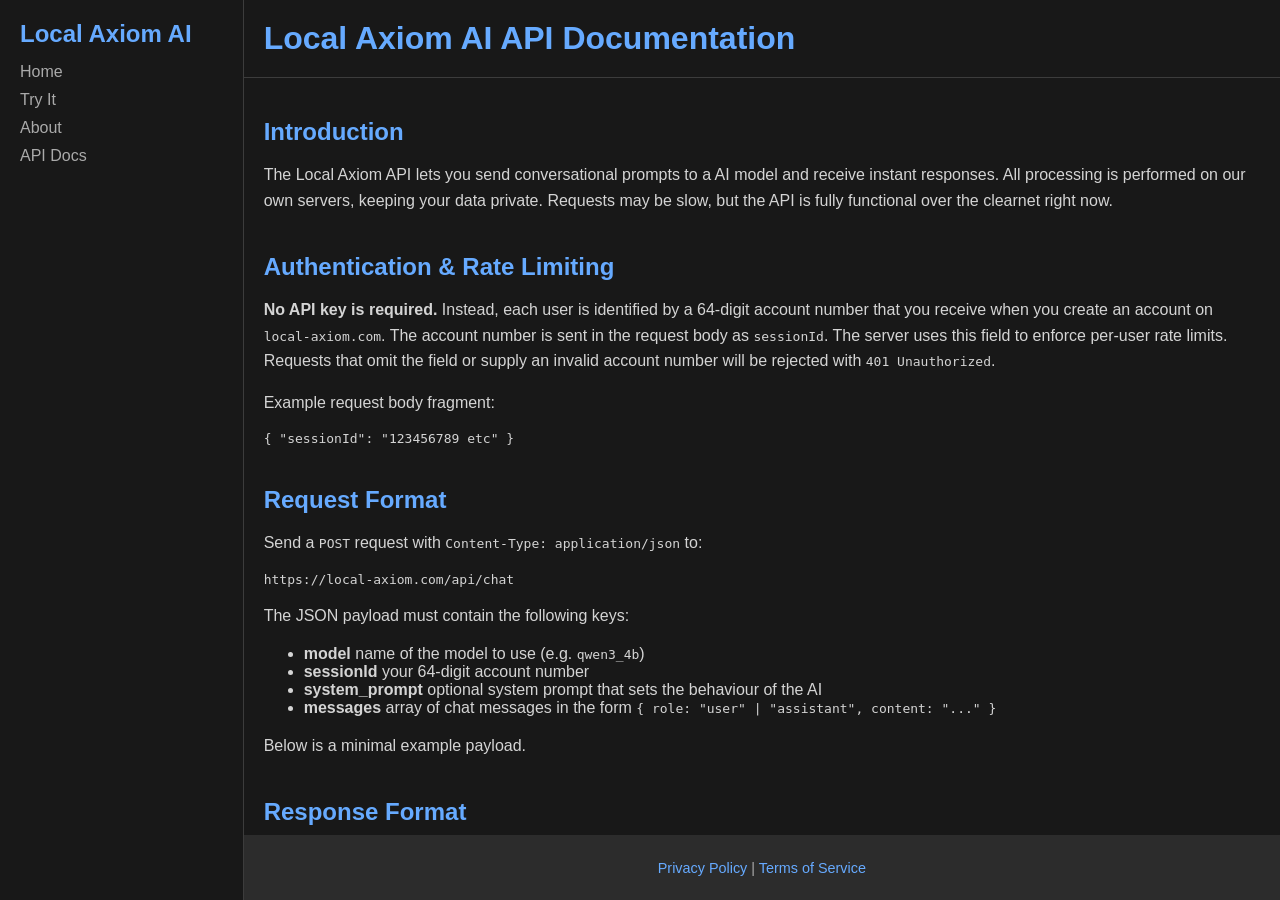
<file: public/api.html>
<!DOCTYPE html>
<html lang="en">
<head>
<meta charset="utf-8"/>
<title>Local Axiom AI API Documentation</title>
<style>
/* ----------------------------- */
/* 1. Base Styles – all plain ASCII, no external fonts           */
/* ----------------------------- */
body{margin:0;font-family:Arial,Helvetica,sans-serif;background:#181818;color:#d4d4d4;}
.app-container{display:flex;height:100vh;}
.sidebar{width:220px;background:#181818;padding:20px;border-right:1px solid #3c3c3c;}
.sidebar h2{margin:0 0 15px;color:#66aaff;}
.sidebar a{display:block;margin:10px 0;color:#aaa;text-decoration:none;}
.sidebar a:hover{color:#fff;}
.container{flex:1;display:flex;flex-direction:column;}
.header{padding:20px;background:#181818;border-bottom:1px solid #3c3c3c;}
.header h1{margin:0;color:#66aaff;}
.main-content{flex:1;padding:20px;overflow-y:auto;}
.section{margin-bottom:40px;}
.section h2{color:#66aaff;margin-bottom:10px;}
.section p{line-height:1.6;}
.features{display:flex;gap:20px;flex-wrap:wrap;}
.card{
  background:#252525;border-radius:8px;padding:20px;text-align:center;
  transition:transform .15s ease,box-shadow .15s ease;display:flex;
  flex-direction:column;justify-content:flex-start;align-items:center;
  color:#d4d4d4;min-height:250px; /* keeps cards the same height */
}
.card:hover{transform:translateY(-4px);box-shadow:0 4px 12px rgba(0,0,0,.4);}
.card a{color:#66aaff;text-decoration:none;font-weight:600;margin-top:12px;}
.card a:hover{color:#fff;}
.icon{font-size:48px;margin-bottom:12px;}  /* plain text icon below */
.copy-btn{
  background:#007acc;color:#fff;border:none;padding:6px 12px;margin-top:8px;
  border-radius:4px;cursor:pointer;font-size:.9em;
}
.copy-btn:focus{outline:2px solid #fff;}
.code-block{
  background:#272727;padding:12px 16px;border-radius:6px;overflow:auto;
  font-family:monospace;font-size:.92em;color:#f1f1f1;position:relative;
}
.code-block button{
  position:absolute;top:8px;left:16px;background:#007acc;color:#fff;
  border:none;padding:4px 8px;font-size:.8em;border-radius:4px;cursor:pointer;
}
.code-block button:focus{outline:2px solid #fff;}
.footer{padding:10px 15px;font-size:.9em;color:#aaa;background:#2c2c2c;
  display:flex;justify-content:center;align-items:center;}
.footer a{color:#66aaff;text-decoration:none;}
.footer a:hover{text-decoration:underline;}
@media(max-width:768px){ .features{flex-direction:column;} }
</style>
</head>
<body>
<div class="app-container">
  <!-- Sidebar -->
  <div class="sidebar">
    <h2>Local Axiom AI</h2>
    <a href="/">Home</a>
    <a href="/try">Try It</a>
    <a href="/q_a">About</a>
    <a href="/api/docs">API Docs</a>
  </div>
  <!-- Main content -->
  <div class="container">
    <div class="header"><h1>Local Axiom AI API Documentation</h1></div>
    <div class="main-content">
      <!-- ----------------------------- -->
      <!-- Introduction -->
      <!-- ----------------------------- -->
      <div class="section">
        <h2>Introduction</h2>
        <p>
          The Local Axiom API lets you send conversational prompts to a AI model and receive instant responses.  
          All processing is performed on our own servers, keeping your data private.  Requests may be slow, but the
          API is fully functional over the clearnet right now.
        </p>
      </div>
      <!-- ----------------------------- -->
      <!-- Authentication & Rate Limiting -->
      <!-- ----------------------------- -->
      <div class="section">
        <h2>Authentication & Rate Limiting</h2>
        <p>
          <strong>No API key is required.</strong>  Instead, each user is identified by a 64-digit account number that you receive when you create an account on
          <code>local-axiom.com</code>.  The account number is sent in the request body as <code>sessionId</code>.
          The server uses this field to enforce per-user rate limits.  Requests that omit the field or supply an invalid
          account number will be rejected with <code>401 Unauthorized</code>.
        </p>
        <p>
          Example request body fragment:
          <pre>{ "sessionId": "123456789 etc" }</pre>
        </p>
      </div>
      <!-- ----------------------------- -->
      <!-- Request Format -->
      <!-- ----------------------------- -->
      <div class="section">
        <h2>Request Format</h2>
        <p>
          Send a <code>POST</code> request with <code>Content-Type: application/json</code> to:
        </p>
        <pre>https://local-axiom.com/api/chat</pre>
        <p>
          The JSON payload must contain the following keys:
        </p>
        <ul>
          <li><strong>model</strong> name of the model to use (e.g. <code>qwen3_4b</code>)</li>
          <li><strong>sessionId</strong> your 64-digit account number</li>
          <li><strong>system_prompt</strong> optional system prompt that sets the behaviour of the AI</li>
          <li><strong>messages</strong> array of chat messages in the form
            <code>{ role: "user" | "assistant", content: "..." }</code>
          </li>
        </ul>
        <p>Below is a minimal example payload.</p>
      </div>
      <!-- ----------------------------- -->
      <!-- Response Format -->
      <!-- ----------------------------- -->
      <div class="section">
        <h2>Response Format</h2>
        <p>
          The API returns JSON with a single field <code>message</code>
          containing the assistant's reply.  If the reply is a JSON object,
          the raw string is returned and you should parse it yourself.
        </p>
      </div>
      <!-- ----------------------------- -->
      <!-- Examples -->
      <!-- ----------------------------- -->
      <div class="section">
        <h2>Examples</h2>
        <p>
          Below are two complete examples: a simple <code>curl</code>
          request and a Python agent that interacts with the API in
          an automated workflow.
        </p>
        <!-- ----- Curl Example ----- -->
        <h3>Curl Example</h3>
        <div class="code-block">
          <button class="copy-btn" aria-label="Copy code to clipboard">Copy</button>
          <pre id="curl-example">
curl -X POST https://local-axiom.com/api/chat \\
  -H "Content-Type: application/json" \\
  -d '{
  "model": "qwen3_4b",
  "sessionId": "",
  "system_prompt": "You are a helpful programming assistant",
  "messages": [
    {
      "role": "user",
      "content": "Write a Python web server"
    }
  ]
}'
</pre>
        </div>
        <!-- ----- Python Agent Example ----- -->
        <h3>Python Agent Example</h3>
        <div class="code-block">
          <button class="copy-btn" aria-label="Copy code to clipboard">Copy</button>
          <pre id="python-agent">
import requests, json, re, urllib3, os, time
# --------------------------------------------
# Configuration
# --------------------------------------------
urllib3.disable_warnings(urllib3.exceptions.InsecureRequestWarning)
API_URL = "https://local-axiom.com/api/chat"
MODEL   = "qwen3_4b"
# --------------------------------------------
# 64-digit account number
# --------------------------------------------
ACCOUNT_NUMBER = ""
# --------------------------------------------
# System Prompts
# --------------------------------------------
DEV_PROMPT = """
You are a Developer Agent. Your goal is to write code and create files to complete a task.
Respond ONLY with a JSON object:
{"action": "create_file", "path": "file.py", "content": "..."}
{"action": "complete", "message": "finished"}
If you receive 'CRITIC FEEDBACK', use it to fix your code.
"""
CRITIC_PROMPT = """
You are a Senior Code Reviewer.
Review the code provided by the developer.
1. If the code is perfect and meets all requirements, respond ONLY with: {"status": "PASS"}
2. If there are errors, bugs, or missing features, respond with: {"status": "FAIL", "feedback": "Detailed explanation of what to fix"}
"""
def extract_json(text):
    try:
        match = re.search(r'(\{.*\})', text, re.DOTALL)
        return json.loads(match.group(1)) if match else None
    except:
        return None
def call_axiom(system_prompt, messages, session_id=None):
    payload = {
        "model": MODEL,
        "system_prompt": system_prompt,
        "messages": messages,
        "sessionId": ACCOUNT_NUMBER,
    }
    try:
        response = requests.post(API_URL, json=payload, verify=False, timeout=60)
        response.raise_for_status()
        return response.json().get("message", ""), None
    except Exception as e:
        return f"Error: {e}", None
def run_task(task_description):
    dev_messages = [{"role": "user", "content": f"Task: {task_description}"}]
    session_id = None
    print(f"\n?? Starting: {task_description}")
    for step in range(5):  # limit to 5 iterations
        raw_res, session_id = call_axiom(DEV_PROMPT, dev_messages, session_id)
        data = extract_json(raw_res)
        if not data:
            dev_messages.append({"role": "user", "content": "Please only output JSON."})
            continue
        if data.get("action") == "create_file":
            path, content = data.get("path"), data.get("content")
            with open(path, "w") as f:
                f.write(content)
            print(f"???  Dev: Created {path}")
            # Critic review
            print(f"?? Critic: Reviewing {path}...")
            critic_input = [{"role": "user",
                             "content": f"Task was: {task_description}\nCode written:\n{content}"}]
            critic_res, _= call_axiom(CRITIC_PROMPT, critic_input, session_id)
            review = extract_json(critic_res)
            if review and review.get("status") == "PASS":
                print("? Critic: Code looks good! Task Complete.")
                return
            elif review and review.get("status") == "FAIL":
                feedback = review.get("feedback")
                print(f"? Critic Feedback: {feedback}")
                dev_messages.append({"role": "assistant", "content": raw_res})
                dev_messages.append({"role": "user",
                                     "content": f"CRITIC FEEDBACK: {feedback}. Please fix the code and recreate the file."})
            else:
                print("?? Critic gave invalid response, assuming pass.")
                return
        elif data.get("action") == "complete":
            print(f"? Dev marked task as complete.")
            break
if __name__ == "__main__":
    task = input("Enter task: ")
    if task:
        run_task(task)
          </pre>
        </div>
      </div>
      <!-- ----------------------------- -->
      <!-- FAQ -->
      <!-- ----------------------------- -->
      <div class="section">
        <h2>FAQ</h2>
        <h3>What models are available?</h3>
        <p>
          The API exposes all available models: <code>gpt_oss_20b</code> <code>gemma3_27b</code> <code>gemma3_1b</code> <code>qwen3_30b_a3b</code> <code>qwen3_coder_30b</code> <code>llama3_1_8b</code> <code>chan_AI_Uncensored</code> <code>chan_AI_Censored</code>.
        </p>
        <h3>Do I need an API key?</h3>
        <p>
          No.  The account number is all you need, the API is rate-limited per account.
        </p>
        <h3>How do I obtain an account number?</h3>
        <p>
          Sign up on <a href="https://local-axiom.com/create-account">local-axiom.com/create-account</a> and you'll receive a 64-digit string.  Keep it safe; it's the sole credential for the API.
        </p>
      </div>
    </div>
    <!-- Footer -->
    <div class="footer">
      <p><a href="/privacy">Privacy Policy</a> | <a href="/tos">Terms of Service</a></p>
    </div>
  </div>
</div>
<script>
/* ----------------------------- */
/* Copy-to-clipboard for code blocks */
/* ----------------------------- */
document.querySelectorAll('.copy-btn').forEach(btn => {
  btn.addEventListener('click', async () => {
    const code = btn.nextElementSibling.textContent.trim();
    try {
      await navigator.clipboard.writeText(code);
      const original = btn.textContent;
      btn.textContent = 'Copied!';
      setTimeout(() => btn.textContent = original, 1500);
    } catch (err) {
      btn.textContent = 'Copy Failed';
      setTimeout(() => btn.textContent = 'Copy', 1500);
    }
  });
});
</script>
</body>
</html>
</file>
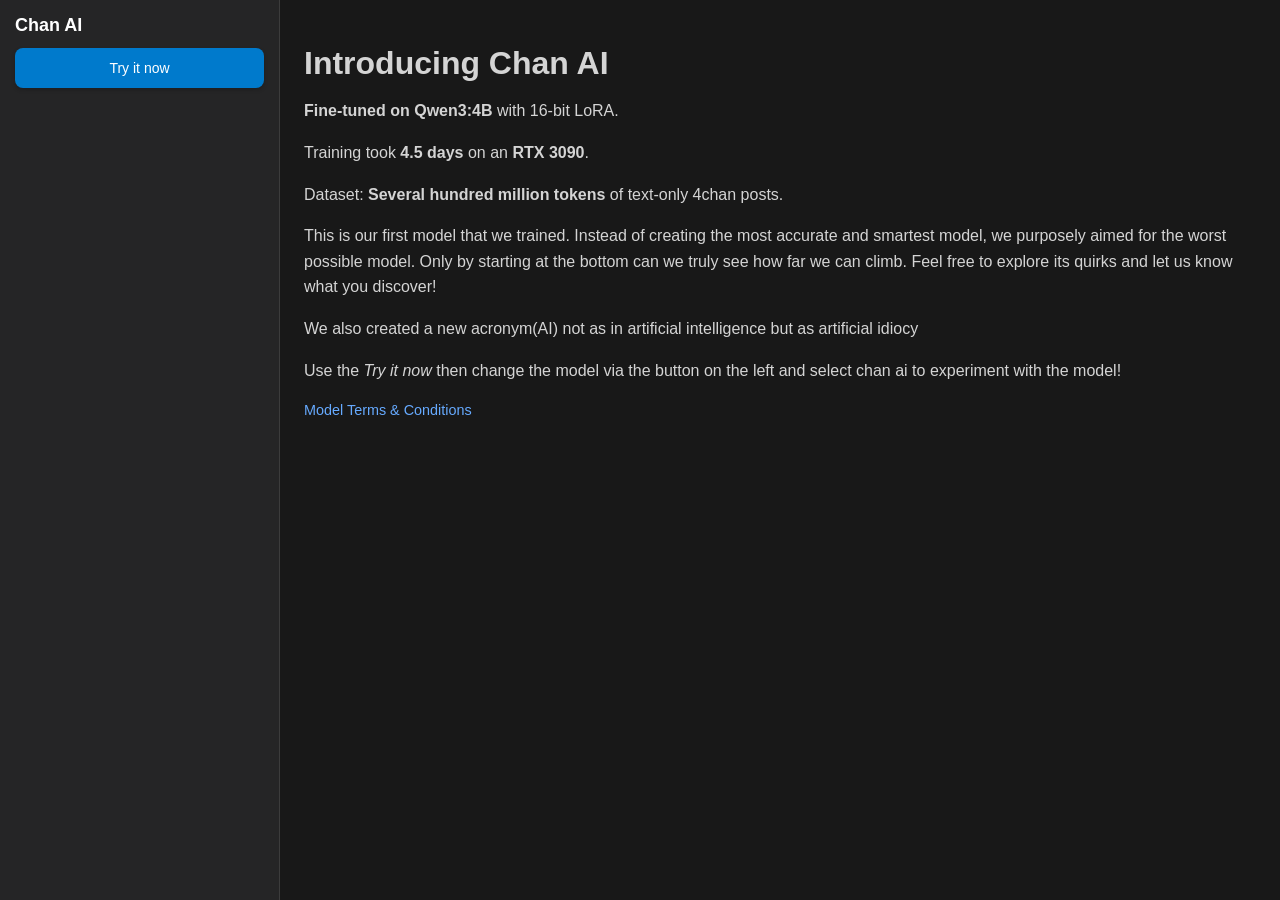
<file: public/chan-ai.html>
<!DOCTYPE html>
<html lang="en">
<head>
<meta charset="UTF-8">
<title>Chan AI</title>
<meta name="viewport" content="width=device-width, initial-scale=1.0">
<style>
/* 1. Global Styles */
body {
    font-family: 'Segoe UI', Roboto, Arial, sans-serif;
    background: #181818;            /* VS Code dark */
    margin: 0;
    padding: 0;
    height: 100vh;
    display: flex;
    justify-content: center;
    align-items: stretch;
    color: #d4d4d4;                 /* VS Code text colour */
}

/* 2. App Container */
.app-container {
    display: flex;
    width: 100%;
    height: 100vh;
    overflow: hidden;
}

/* 3. Sidebar */
.sidebar {
    width: 280px;
    background: #252526;
    display: flex;
    flex-direction: column;
    border-right: 1px solid #3c3c3c;
    padding: 15px;
    box-sizing: border-box;
    transition: all 0.3s ease;
}
.sidebar-header {
    margin-bottom: 12px;
    font-size: 18px;
    font-weight: 600;
    color: #ffffff;
}
.new-chat-row {
    display: flex;
    align-items: center;
    gap: 8px;
    margin-bottom: 12px;
}
.new-chat-row button {
    flex: 1;
    padding: 12px;
    background: #007acc; /* VS Code blue */
    color: white;
    border: none;
    border-radius: 8px;
    font-size: 14px;
    cursor: pointer;
    box-shadow: 0 2px 4px rgba(0,0,0,0.2);
    transition: all 0.2s ease;
}
.new-chat-row button:hover {
    background: #005f9e;
    transform: translateY(-1px);
}

/* 4. Main Chat Area */
.container {
    display: flex;
    flex-direction: column;
    height: 100vh;
    flex: 1;
    background: #181818;
}
.chatbox {
    flex-grow: 1;
    overflow-y: auto;
    padding: 24px;
    scrollbar-width: thin;
    scrollbar-color: #3c3c3c transparent;
}
.chatbox h1 { font-size: 2rem; margin-bottom: 1rem; }
.chatbox p { margin-bottom: 1rem; line-height: 1.6; }
.chatbox a {
    color: #66aaff;
    text-decoration: none;
    font-weight: bold;
}
.chatbox a:hover { text-decoration: underline; }
.chatbox .tos-link {
    font-size: 0.9rem;
    color: #66aaff;
    cursor: pointer;
}

/* 5. Modal Overlay */
.model-modal {
    position:fixed;
    top:0; left:0; right:0; bottom:0;
    background:rgba(0,0,0,0.5);
    display:none; /* hidden by default */
    align-items:center;
    justify-content:center;
}
.model-modal .content {
    max-width: 900px;
    margin: 0 auto;
    background: #252526 !important;
    background-color: #252526 !important;
    border-radius: 8px;
    padding: 1.5rem;
    position: relative;
    box-shadow: 0 4px 12px rgba(0,0,0,0.35);
    color: #fff;
    max-height: 85vh;
    display: flex;
    flex-direction: column;
}
.model-modal .close-btn {
    position: absolute;
    top: 0.75rem;
    right: 0.75rem;
    background: none;
    border: none;
    font-size: 1.4rem;
    color: #fff;
    cursor: pointer;
    transition: color 0.2s ease;
}
.model-modal .close-btn:hover { color: #fff; }

/* 6. Footer (optional) */
footer {
    background: #2c2c2c;
    padding: 8px 15px;
    color: #fff;
    font-size: 0.9em;
    text-align: center;
}
footer a { color: #66aaff; text-decoration: none; }
footer a:hover { text-decoration: underline; }

/* 7. Responsive tweaks */
@media (max-width: 480px) {
    .model-modal .content { padding: 1rem; width: 100%; margin: 0; }
}
</style>
</head>
<body>
<div class="app-container">
    <!-- Sidebar -->
    <div class="sidebar">
        <div class="sidebar-header">Chan AI</div>
        <div class="new-chat-row">
            <button id="tryBtn">Try it now</button>
        </div>
    </div>
    <!-- Main Content -->
    <div class="container">
        <div class="chatbox">
            <h1>Introducing Chan AI</h1>
            <p><strong>Fine-tuned on Qwen3:4B</strong> with 16-bit LoRA.</p>
            <p>Training took <strong>4.5 days</strong> on an <strong>RTX 3090</strong>.</p>
            <p>Dataset: <strong>Several hundred million tokens</strong> of text-only 4chan posts.</p>
            <p>This is our first model that we trained. Instead of creating the most accurate and smartest model, we purposely aimed for the worst possible model.  Only by starting at the bottom can we truly see how far we can climb.  Feel free to explore its quirks and let us know what you discover!</p>
	    <p>We also created a new acronym(AI) not as in artificial intelligence but as artificial idiocy</p>
            <p>Use the <em>Try it now</em> then change the model via the button on the left and select chan ai to experiment with the model!</p>
            <p class="tos-link" id="openTermsLink">Model Terms &amp; Conditions</p>
        </div>
    </div>
</div>

<!-- Modal � Model Terms -->
<div id="termsModal" class="model-modal">
    <div class="content">
        <button class="close-btn" id="closeTermsBtn">X</button>
        <h2>Model Terms & Conditions</h2>
        <p>By interacting with this model you agree that you may ask any question or prompt that does not violate the following:</p>
        <ul>
            <li>Any content that is illegal or encourages illegal activity.</li>
        </ul>
        <p>All other content is permitted. Use responsibly.</p>
    </div>
</div>

<script>
/* Toggle modal visibility */
function toggleModal(modal, show) {
    modal.style.display = show ? 'flex' : 'none';
}

/* Elements */
const termsModal    = document.getElementById('termsModal');
const tryBtn        = document.getElementById('tryBtn');
const closeTermsBtn = document.getElementById('closeTermsBtn');
const openTermsLink = document.getElementById('openTermsLink');

/* Navigation to /try */
tryBtn.addEventListener('click', () => {
    window.location.href = '/try';
});

/* Open/close terms modal */
openTermsLink.addEventListener('click', () => toggleModal(termsModal, true));
closeTermsBtn.addEventListener('click', () => toggleModal(termsModal, false));
termsModal.addEventListener('click', e => {
    if (e.target === termsModal) toggleModal(termsModal, false);
});
</script>
</body>
</html>
</file>
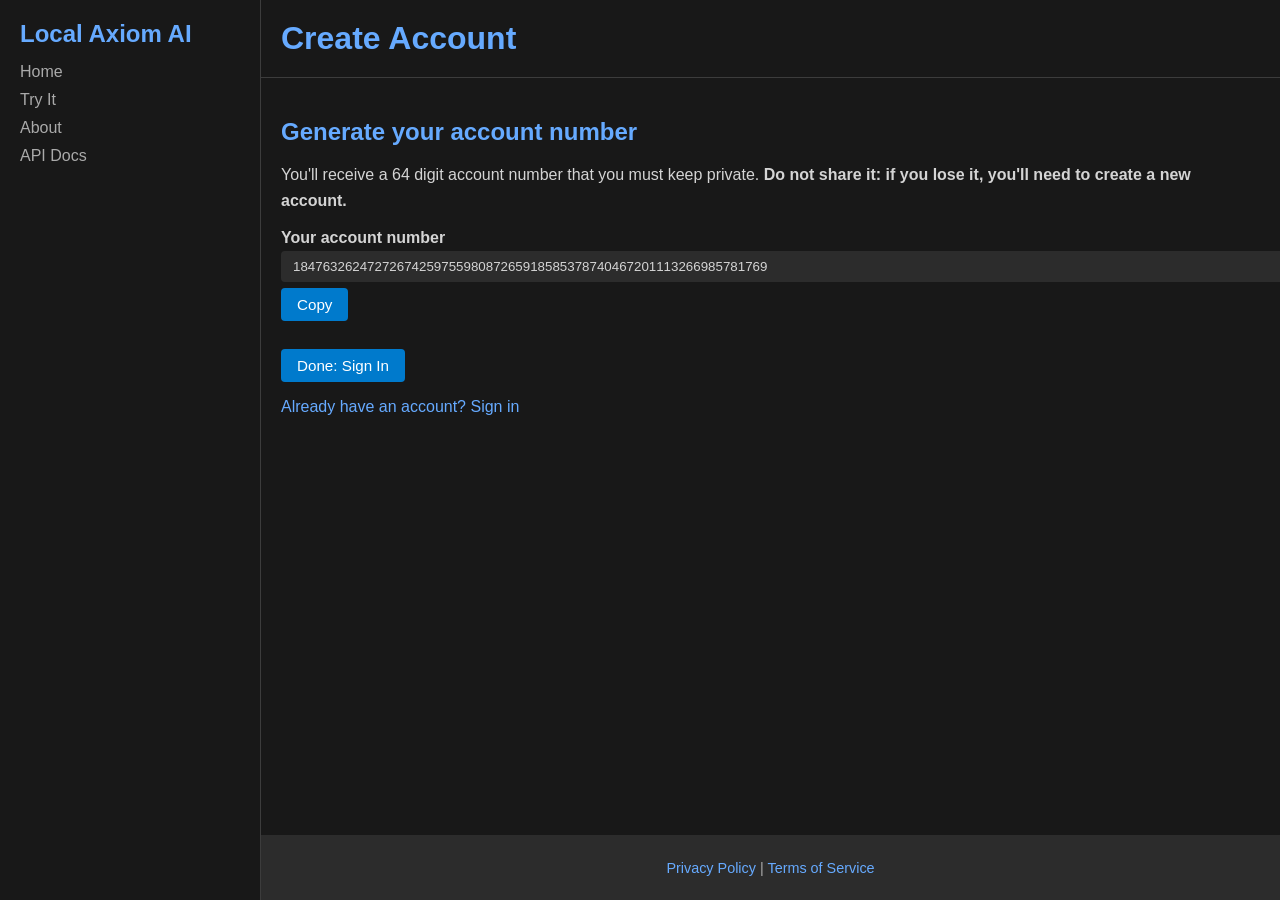
<file: public/create_account.html>
<!DOCTYPE html>
<html lang="en">
<head>
<meta charset="utf-8"/>
<title>Create Account | Local Axiom AI</title>
<style>
/* ---------- same base styles as before ---------- */
body{margin:0;font-family:Arial,Helvetica,sans-serif;background:#181818;color:#d4d4d4;}
.app-container{display:flex;height:100vh;}
.sidebar{width:220px;background:#181818;padding:20px;border-right:1px solid #3c3c3c;}
.sidebar h2{margin:0 0 15px;color:#66aaff;}
.sidebar a{display:block;margin:10px 0;color:#aaa;text-decoration:none;}
.sidebar a:hover{color:#fff;}
.container{flex:1;display:flex;flex-direction:column;}
.header{padding:20px;background:#181818;border-bottom:1px solid #3c3c3c;}
.header h1{margin:0;color:#66aaff;}
.main-content{flex:1;padding:20px;overflow-y:auto;}
.section{margin-bottom:40px;}
.section h2{color:#66aaff;margin-bottom:10px;}
.section p{line-height:1.6;}
.form-group{margin-bottom:16px;}
label{display:block;margin-bottom:4px;font-weight:600;}
input[type="text"]{width:100%;padding:8px 12px;border:none;border-radius:4px;background:#2c2c2c;color:#d4d4d4;}
button{background:#007acc;color:#fff;border:none;padding:8px 16px;border-radius:4px;cursor:pointer;font-size:.95em;}
button:hover{background:#005fa3;}
button:focus{outline:2px solid #fff;}
.link{color:#66aaff;text-decoration:none;}
.link:hover{color:#fff;}
.footer{padding:10px 15px;font-size:.9em;color:#aaa;background:#2c2c2c;display:flex;justify-content:center;align-items:center;}
.footer a{color:#66aaff;text-decoration:none;}
.footer a:hover{text-decoration:underline;}
@media(max-width:768px){ .sidebar{display:none;} }
</style>
</head>
<body>
<div class="app-container">
  <!-- Sidebar -->
  <div class="sidebar">
    <h2>Local Axiom AI</h2>
    <a href="/">Home</a>
    <a href="/try">Try It</a>
    <a href="/q_a">About</a>
    <a href="/api/docs">API Docs</a>
  </div>
  <!-- Main content -->
  <div class="container">
    <div class="header"><h1>Create Account</h1></div>
    <div class="main-content">
      <div class="section">
        <h2>Generate your account number</h2>
        <p>
          You'll receive a 64 digit account number that you must keep private.  
          <strong>Do not share it: if you lose it, you'll need to create a new account.</strong>
        </p>
        <div class="form-group">
          <label for="acc">Your account number</label>
          <input type="text" id="acc" readonly maxlength="64">
          <button id="copy-btn" style="margin-top:6px;">Copy</button>
        </div>
        <p id="copy-msg" style="color:#66aaff;margin-top:8px;"></p>
        <!-- Status message for the POST request -->
        <p id="status-msg" style="color:#ffa500;margin-top:8px;"></p>
        <button id="continue-btn" style="margin-top:12px;">Done: Sign In</button>
        <p style="margin-top:12px;">
          <a class="link" href="signin.html">Already have an account? Sign in</a>
        </p>
      </div>
    </div>
    <div class="footer"><p><a href="/privacy">Privacy Policy</a> | <a href="/tos">Terms of Service</a></p></div>
  </div>
</div>
<script>
/* ---------- 64-digit random account number generator ---------- */
function generateAccountNumber() {
  const digits = new Uint8Array(64);
  crypto.getRandomValues(digits);
  let result = '';
  for (let i = 0; i < 64; i++) {
    result += (digits[i] % 10).toString();
  }
  return result;
}
// Generate on page load
const accInput = document.getElementById('acc');
const accountNumber = generateAccountNumber();
accInput.value = accountNumber;

// Copy button
document.getElementById('copy-btn').addEventListener('click', async () => {
  try {
    await navigator.clipboard.writeText(accountNumber);
    document.getElementById('copy-msg').textContent = 'Copied!';
    setTimeout(() => { document.getElementById('copy-msg').textContent = ''; }, 1500);
  } catch (e) {
    document.getElementById('copy-msg').textContent = 'Copy failed';
    setTimeout(() => { document.getElementById('copy-msg').textContent = ''; }, 1500);
  }
});

/* ---------- Send account number to backend ---------- */
async function postAccountNumber() {
  const statusEl = document.getElementById('status-msg');
  statusEl.textContent = 'Submitting�';
  try {
    const response = await fetch('/add_account_number', {
      method: 'POST',
      headers: { 'Content-Type': 'application/json' },
      body: JSON.stringify({ account_number: accountNumber })
    });

    if (!response.ok) {
      // Grab any error message from the server
      const err = await response.json();
      throw new Error(err.error || 'Unknown error');
    }
    statusEl.style.color = '#00ff00';
    statusEl.textContent = 'Account registered!';
    return true;
  } catch (err) {
    console.error(err);
    statusEl.style.color = '#ff0000';
    statusEl.textContent = 'Error: ' + err.message;
    return false;
  }
}

// Continue button
document.getElementById('continue-btn').addEventListener('click', async () => {
  // Prevent duplicate clicks while the request is in flight
  const btn = this;
  btn.disabled = true;

  const ok = await postAccountNumber();
  if (ok) {
    // Only redirect if the backend stored the number successfully
    window.location.href = 'signin.html';
  } else {
    // Re-enable button on failure
    btn.disabled = false;
  }
});
</script>
</body>
</html>
</file>
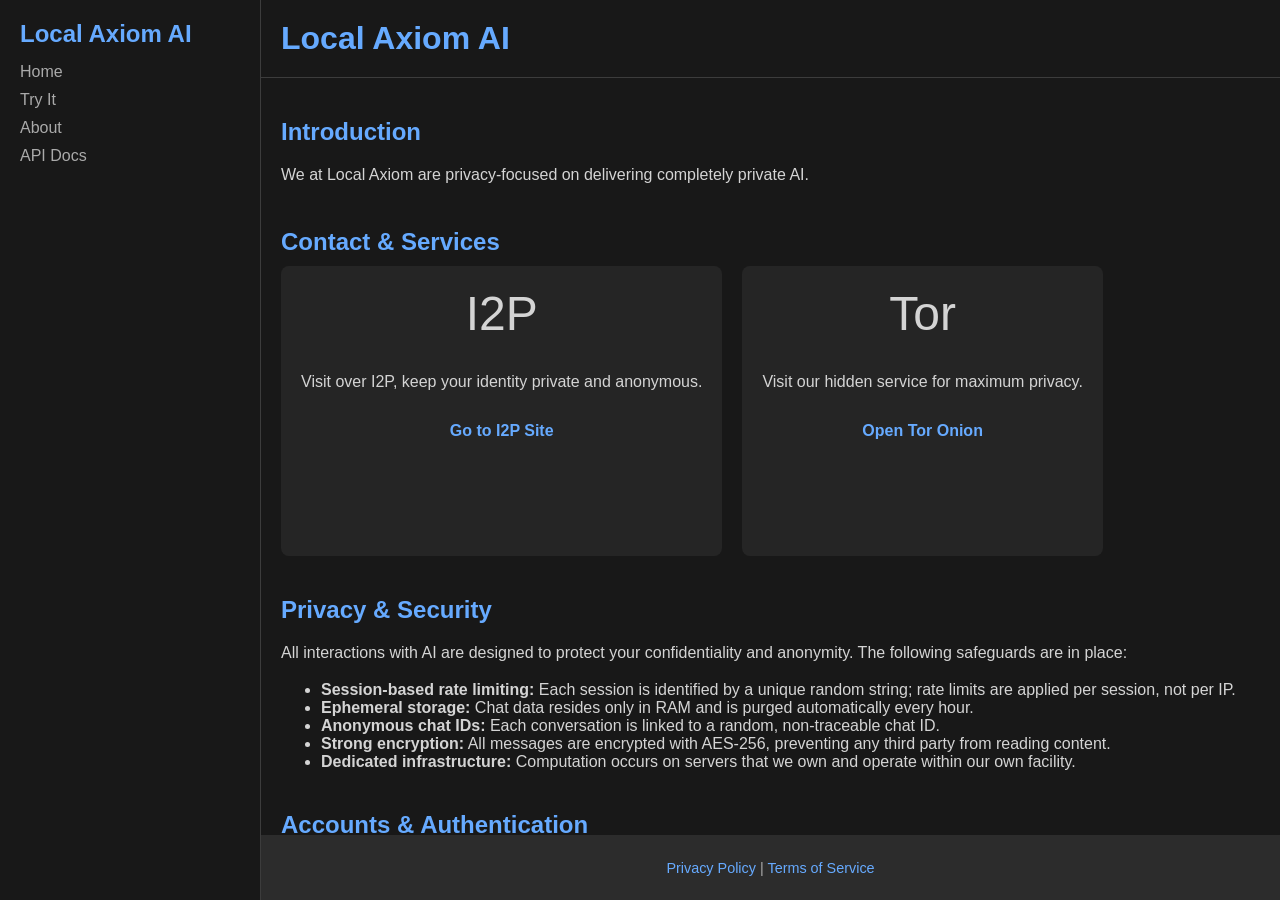
<file: public/main.html>
<!DOCTYPE html>
<html lang="en">
<head>
<meta charset="utf-8"/>
<meta http-equiv="Content-Type" content="text/html; charset=utf-8"/>
<title>Local Axiom AI - Private Solutions</title>
<style>
/* --------------------------------------------------------------------------- */
/* 1. Base Styles – all plain ASCII, no external fonts           */
/* --------------------------------------------------------------------------- */
body{margin:0;font-family:Arial,Helvetica,sans-serif;background:#181818;color:#d4d4d4;}
.app-container{display:flex;height:100vh;}
.sidebar{width:220px;background:#181818;padding:20px;border-right:1px solid #3c3c3c;}
.sidebar h2{margin:0 0 15px;color:#66aaff;}
.sidebar a{display:block;margin:10px 0;color:#aaa;text-decoration:none;}
.sidebar a:hover{color:#fff;}
.container{flex:1;display:flex;flex-direction:column;}
.header{padding:20px;background:#181818;border-bottom:1px solid #3c3c3c;}
.header h1{margin:0;color:#66aaff;}
.main-content{flex:1;padding:20px;overflow-y:auto;}
.section{margin-bottom:40px;}
.section h2{color:#66aaff;margin-bottom:10px;}
.section p{line-height:1.6;}
.features{display:flex;gap:20px;flex-wrap:wrap;}
.card{
  background:#252525;border-radius:8px;padding:20px;text-align:center;
  transition:transform .15s ease,box-shadow .15s ease;display:flex;
  flex-direction:column;justify-content:flex-start;align-items:center;
  color:#d4d4d4;min-height:250px; /* keeps cards the same height */
}
.card:hover{transform:translateY(-4px);box-shadow:0 4px 12px rgba(0,0,0,.4);}
.card a{color:#66aaff;text-decoration:none;font-weight:600;margin-top:12px;}
.card a:hover{color:#fff;}
.icon{font-size:48px;margin-bottom:12px;}  /* plain text icon below */
.copy-btn{
  background:#007acc;color:#fff;border:none;padding:6px 12px;margin-top:8px;
  border-radius:4px;cursor:pointer;font-size:.9em;
}
.copy-btn:focus{outline:2px solid #fff;}
.code-block{
  background:#272727;padding:12px 16px;border-radius:6px;overflow:auto;
  font-family:monospace;font-size:.92em;color:#f1f1f1;position:relative;
}

.signin-btn{
  background:#007acc;color:#fff;border:none;padding:6px 12px;margin-top:8px;
  border-radius:4px;cursor:pointer;font-size:.9em;
}
.signin-btn:focus{outline:2px solid #fff;}

.code-btn{
  background:#007acc;color:#fff;border:none;padding:6px 12px;margin-top:8px;
  border-radius:4px;cursor:pointer;font-size:.9em;
}
.code-btn:focus{outline:2px solid #fff;}


.code-block::before{
  content:"RSA Public Key";
  position:absolute;top:8px;right:16px;font-size:.8em;color:#aaa;
}
.code-block button{
  position:absolute;top:8px;left:16px;background:#007acc;color:#fff;
  border:none;padding:4px 8px;font-size:.8em;border-radius:4px;cursor:pointer;
}
.code-block button:focus{outline:2px solid #fff;}
.footer{padding:10px 15px;font-size:.9em;color:#aaa;background:#2c2c2c;
  display:flex;justify-content:center;align-items:center;}
.footer a{color:#66aaff;text-decoration:none;}
.footer a:hover{text-decoration:underline;}
@media(max-width:768px){ .features{flex-direction:column;} }
</style>
</head>
<body>
<div class="app-container">
  <!-- Sidebar -->
  <div class="sidebar">
    <h2>Local Axiom AI</h2>
    <a href="/">Home</a>
    <a href="/try">Try It</a>
    <a href="/q_a">About</a>
    <a href="/api/docs">API Docs</a>
  </div>
  <!-- Main content -->
  <div class="container">
    <div class="header"><h1>Local Axiom AI</h1></div>
    <div class="main-content">
      <!-- --------------------------------------------------------------------- -->
      <!-- Introduction -->
      <!-- --------------------------------------------------------------------- -->
      <div class="section">
        <h2>Introduction</h2>
        <p>We at Local Axiom are privacy-focused on delivering completely private AI.</p>
      </div>
      <!-- --------------------------------------------------------------------- -->
      <!-- Contact & Services – no emojis, plain text icons      -->
      <!-- --------------------------------------------------------------------- -->
      <div class="section">
        <h2>Contact & Services</h2>
        <div class="features">
          <!-- I2P Card -->
          <div class="card">
            <div class="icon" aria-label="I2P logo">I2P</div>
            <p>Visit over I2P, keep your identity private and anonymous.</p>
            <a href="http://jpzjhpixyfc2l4d5a5aulau5wq4fmknjgffjepewl263jv7xoofq.b32.i2p/" target="_blank" rel="noopener noreferrer">Go to I2P Site</a>
          </div>
          <!-- Tor Card -->
          <div class="card">
            <div class="icon" aria-label="Tor logo">Tor</div>
            <p>Visit our hidden service for maximum privacy.</p>
            <a href="http://7mh5nar5b263hck6zu2cak6qssr36nqh5jhmgavuu2kkzswxogow5oqd.onion" target="_blank" rel="noopener noreferrer">Open Tor Onion</a>
          </div>
        </div>
      </div>
      <!-- --------------------------------------------------------------------- -->
      <!-- Privacy & Security section (new) -->
      <!-- --------------------------------------------------------------------- -->
      <div class="section">
        <h2>Privacy & Security</h2>
        <p>All interactions with AI are designed to protect your confidentiality and anonymity. The following safeguards are in place:</p>
        <ul>
          <li><strong>Session-based rate limiting:</strong> Each session is identified by a unique random string; rate limits are applied per session, not per IP.</li>
          <li><strong>Ephemeral storage:</strong> Chat data resides only in RAM and is purged automatically every hour.</li>
          <li><strong>Anonymous chat IDs:</strong> Each conversation is linked to a random, non-traceable chat ID.</li>
          <li><strong>Strong encryption:</strong> All messages are encrypted with AES-256, preventing any third party from reading content.</li>
          <li><strong>Dedicated infrastructure:</strong> Computation occurs on servers that we own and operate within our own facility.</li>
        </ul>
      </div>
      <!-- --------------------------------------------------------------------- -->
      <!-- Email section (plain ASCII)                                 |
      <!-- --------------------------------------------------------------------- -->
      <div class="section">
        <h2>Accounts & Authentication</h2>
        <p>Our platform uses a 64-digit account number as the sole identifier for your user profile. No usernames or passwords are required. This number is generated with cryptographicly secure means. The number is not tied only to this version of the site, it does transfer to I2P and TOR versions of the site; keep the number confidential to maintain security.</p>
        <p>Signing in is totaly optional, but we encourage it because it allows the use of smarter models. We made Qwen-3 30B-a3B the default for non signed in users because that model is now using VLLM for many concurent requests compared to the other models sequential requests.</p>
        <a class="signin-btn" href="/sign-in">Sign In</a>
      </div>

      <div class="section">
        <h2>Feel free to check out our github to see the source code</h2>
           <a class="code-btn" href="https://github.com/Local-Axiom-AI/Website-Source-Code/">Link</a>
      </div>


      <div class="section">
        <h2>Email for Encrypted Communications</h2>
        <p>For encrypted requests use our RSA public key and share your un-encrypted RSA public key, please email us at
           <a href="mailto:local.axiom.ai@gmail.com">local.axiom.ai@gmail.com</a>.
           <a href="mailto:local.axiom.ai@protonmail.com">local.axiom.ai@protonmail.com</a>.
        </p>
      </div>
      <!-- --------------------------------------------------------------------- -->
      <!-- RSA Public Key (copy-button)                                |
      <!-- --------------------------------------------------------------------- -->
      <div class="section">
        <h2>RSA Public Key (8 192 bit)</h2>
        <div class="code-block">
          <button class="copy-btn" aria-label="Copy RSA public key to clipboard">Copy Key</button>
          <pre id="rsa-key">
-----BEGIN PUBLIC KEY-----
MIIEIjANBgkqhkiG9w0BAQEFAAOCBA8AMIIECgKCBAEA3AHWFjN+gO3oU2MVazTM
rwK5lzAlzemtcCvn+If735N2ID55so7Kyd+rYy835Hyha+gilGzaIKayEv8NPw/4
CN1qkoyNtq58fTfOCdTd53CTRvewEvD/3XEpwZ+QrIc86Lo8jBS2bCRDNRTAisCX
4BLrPus83E2UpRrfk3yAhcgSho/lFubBuh/DolngJTyhMMBT3gcyh79LdGv55yNb
fR905QEiHajKp2x43USjZpgDvAAydYK3wWDKJ8GBbB7FOWKBLC6KNHX4OC7T1vnN
8uLNTD9Y37vbPDgm1foeKqYSkUllq7iLiHmrmpeI96Z48TpZAw77+5ANJdn6jzns
csoPq0LmYspyDXBea/teIirLUAl+CkZzywiv2gfJToi3+mOOLHwhmp4rq/x78uKM
n0d4k65z7cg0BcjITOvMNDYbsqNil8h/TCijdOiFTcTNFuGr04klO6SAUFv8RIjI
sV/vCUPVvDFaQGkFspLiWKlWzEZoFS1OxsN+1XmZRrSPRBNQKMr/zMFV+HkxSk+5
le9nH1YQjtGtX9hAMpNQoSW53dVBVQ/NT7lrjDYg/5k0vx8njHRLdBLNBGHdsHar
o5D6tZyawEaFlDAvRyAZUiFY3YeYCfaJahvLxjpQJhKCg5K4l3ppI2c7NM6heNvm
WPnNCGiS2pukXqgCHgSlPzD/OI7jH6ngonelpC2tVCV6uzLWxlVIv3Hca4XfexwM
CyceSxFOb9Ejly08x/pNjkj8E/AQ/rBFbD1DYKHwOzeN8/lEQum24YhH1MwcWzn3
SnA71YxxXdb5YvQPr5AvM5tHiDfOrUdD7qnp2Pw6Ilb+CcAzvmCGw++GuTyUjqGp
YhcKBu+zuPMoVuYuMCcRqxhbjFc2slCW55Dk0cG/N3xXs3EnEm6g3Y4fnNmuT6Yc
YNaVFhWzwwJhn9Rvj5gM9UI4qiV+sw8DK4hqhDtL4Q6KTN6Z7k5tax7cmZPFOu56
qD1BFNV3qZKX8nrLgnC4eLe5Ibp1rYpkoEwI++p25rMmA8jGM/VjZSzhGSDdnEaV
Z+XFbvw4Bsuv7U42qK9EgCKwo4HKclq94OuR+pCJ/vQ/u0o6y/JXCSN381zFNEpE
TSGEweao/z1zQuNe+qMYulQIOy8URcbeCtKUFsT6UAuh4M4i5ahsoZkCGcsp+irs
kMwnRXiNJyyTyjyYTP38rOnnFoHsQZ29AKF9eMqqAbZbOixl3heQWCJpsv7N1UjU
3eDM54nMR4g5YE5f2GvaDVb1mib/ZPgCuSv22we6HwlUU0XY3UT5AScCYMqp19Ky
3USVkBGWyNd4WdTJDQFhCBp9IrkTk/edPrkU6eC3MlNzcs7C3dkjL+rHGGwcmP10
9QIDAQAB
-----END PUBLIC KEY-----
          </pre>
        </div>
      </div>
      <!-- --------------------------------------------------------------------- -->
      <!-- Your original Call-to-Action / About / etc.                |
      <!-- --------------------------------------------------------------------- -->
    </div>
    <!-- Footer -->
    <div class="footer">
      <p><a href="/privacy">Privacy Policy</a> | <a href="/tos">Terms of Service</a></p>
    </div>
  </div>
  <script>
/* --------------------------------------------------------------------------- */
/* Copy-to-clipboard for RSA key                                  */
/* --------------------------------------------------------------------------- */
const copyBtn = document.querySelector('.copy-btn');
const rsaKey  = document.getElementById('rsa-key').textContent.trim();
copyBtn.addEventListener('click', async () => {
  try {
    await navigator.clipboard.writeText(rsaKey);
    copyBtn.textContent = 'Copied!';
    setTimeout(() => copyBtn.textContent = 'Copy Key', 1500);
  } catch (err) {
    copyBtn.textContent = 'Copy Failed';
    setTimeout(() => copyBtn.textContent = 'Copy Key', 1500);
  }
});
  </script>
</body>
</html>
</file>
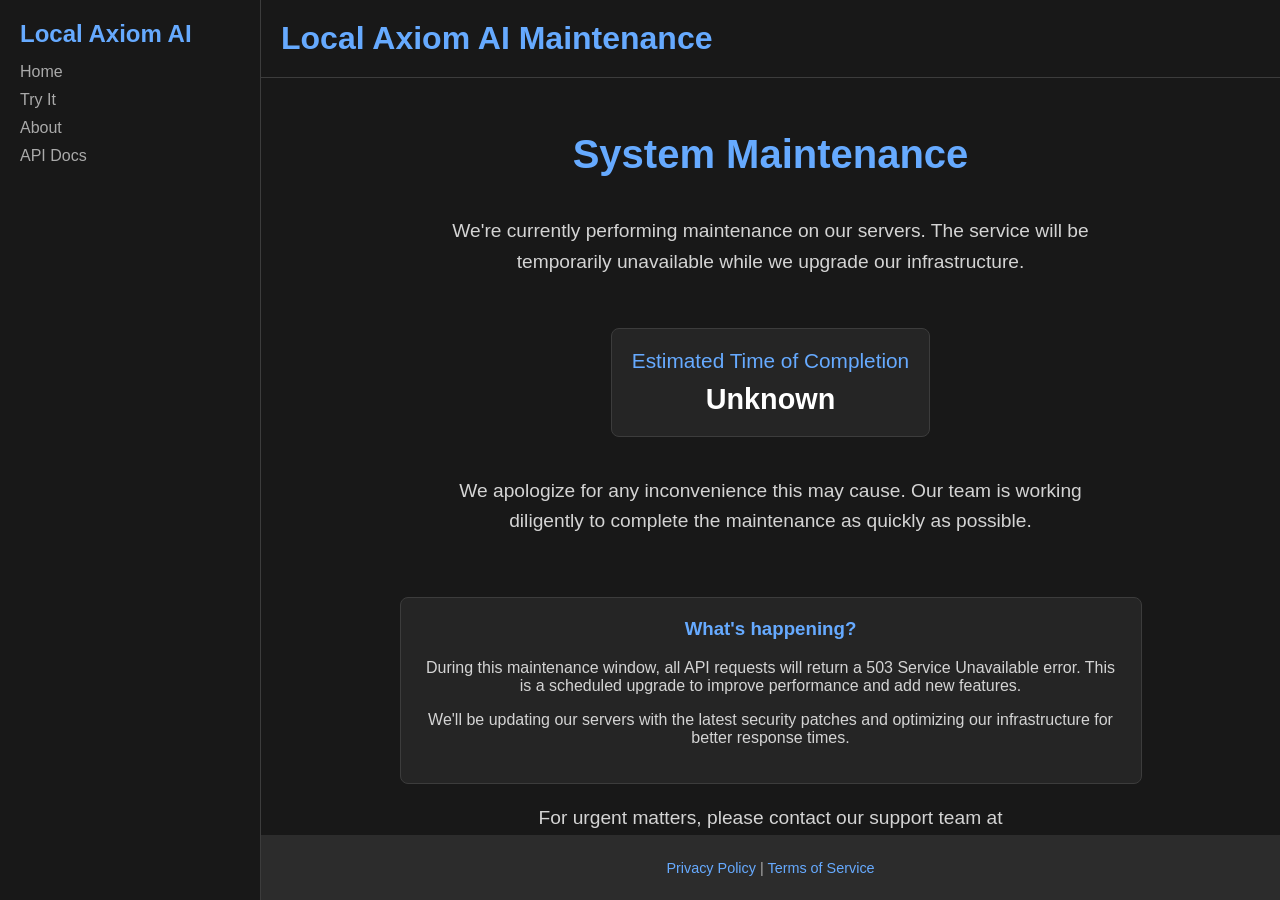
<file: public/maintenance.html>
<!DOCTYPE html>
<html lang="en">
<head>
<meta charset="utf-8"/>
<title>Local Axiom AI - Maintenance</title>
<style>
/* -------------------------------------------------- */
/* 1. Base Styles � all plain ASCII, no external fonts           */
/* -------------------------------------------------- */
body{margin:0;font-family:Arial,Helvetica,sans-serif;background:#181818;color:#d4d4d4;}
.app-container{display:flex;height:100vh;}
.sidebar{width:220px;background:#181818;padding:20px;border-right:1px solid #3c3c3c;}
.sidebar h2{margin:0 0 15px;color:#66aaff;}
.sidebar a{display:block;margin:10px 0;color:#aaa;text-decoration:none;}
.sidebar a:hover{color:#fff;}
.container{flex:1;display:flex;flex-direction:column;}
.header{padding:20px;background:#181818;border-bottom:1px solid #3c3c3c;}
.header h1{margin:0;color:#66aaff;}
.main-content{flex:1;padding:20px;overflow-y:auto;}
.section{margin-bottom:40px;}
.section h2{color:#66aaff;margin-bottom:10px;}
.section p{line-height:1.6;}
.features{display:flex;gap:20px;flex-wrap:wrap;}
.card{
  background:#252525;border-radius:8px;padding:20px;text-align:center;
  transition:transform .15s ease,box-shadow .15s ease;display:flex;
  flex-direction:column;justify-content:flex-start;align-items:center;
  color:#d4d4d4;min-height:250px; /* keeps cards the same height */
}
.card:hover{transform:translateY(-4px);box-shadow:0 4px 12px rgba(0,0,0,.4);}
.card a{color:#66aaff;text-decoration:none;font-weight:600;margin-top:12px;}
.card a:hover{color:#fff;}
.icon{font-size:48px;margin-bottom:12px;}  /* plain text icon below */
.copy-btn{
  background:#007acc;color:#fff;border:none;padding:6px 12px;margin-top:8px;
  border-radius:4px;cursor:pointer;font-size:.9em;
}
.copy-btn:focus{outline:2px solid #fff;}
.code-block{
  background:#272727;padding:12px 16px;border-radius:6px;overflow:auto;
  font-family:monospace;font-size:.92em;color:#f1f1f1;position:relative;
}
.code-block button{
  position:absolute;top:8px;left:16px;background:#007acc;color:#fff;
  border:none;padding:4px 8px;font-size:.8em;border-radius:4px;cursor:pointer;
}
.code-block button:focus{outline:2px solid #fff;}
.footer{padding:10px 15px;font-size:.9em;color:#aaa;background:#2c2c2c;
  display:flex;justify-content:center;align-items:center;}
.footer a{color:#66aaff;text-decoration:none;}
.footer a:hover{text-decoration:underline;}
@media(max-width:768px){ .features{flex-direction:column;} }

/* Maintenance Page Specific Styles */
.maintenance-container {
  display: flex;
  flex-direction: column;
  align-items: center;
  justify-content: center;
  text-align: center;
  padding: 40px 20px;
  height: 100%;
}
.maintenance-icon {
  font-size: 80px;
  margin-bottom: 30px;
  color: #66aaff;
}
.maintenance-title {
  font-size: 2.5rem;
  margin-bottom: 20px;
  color: #66aaff;
}
.maintenance-message {
  font-size: 1.2rem;
  max-width: 700px;
  line-height: 1.6;
  margin-bottom: 30px;
}
.maintenance-eta {
  background: #252525;
  padding: 20px;
  border-radius: 8px;
  margin: 20px 0;
  border: 1px solid #3c3c3c;
}
.eta-title {
  font-size: 1.3rem;
  margin-bottom: 10px;
  color: #66aaff;
}
.eta-value {
  font-size: 1.8rem;
  font-weight: bold;
  color: #fff;
}
.maintenance-info {
  background: #252525;
  padding: 20px;
  border-radius: 8px;
  margin-top: 30px;
  border: 1px solid #3c3c3c;
  max-width: 700px;
}
.maintenance-info h3 {
  color: #66aaff;
  margin-top: 0;
}
</style>
</head>
<body>
<div class="app-container">
  <!-- Sidebar -->
  <div class="sidebar">
    <h2>Local Axiom AI</h2>
    <a href="/">Home</a>
    <a href="/try">Try It</a>
    <a href="/q_a">About</a>
    <a href="/api/docs">API Docs</a>
  </div>
  <!-- Main content -->
  <div class="container">
    <div class="header"><h1>Local Axiom AI Maintenance</h1></div>
    <div class="main-content">
      <div class="maintenance-container">
        <h2 class="maintenance-title">System Maintenance</h2>
        <p class="maintenance-message">
          We're currently performing maintenance on our servers. 
          The service will be temporarily unavailable while we upgrade our infrastructure.
        </p>
        
        <div class="maintenance-eta">
          <div class="eta-title">Estimated Time of Completion</div>
          <div class="eta-value">Unknown</div>
        </div>
        
        <p class="maintenance-message">
          We apologize for any inconvenience this may cause. Our team is working 
          diligently to complete the maintenance as quickly as possible.
        </p>
        
        <div class="maintenance-info">
          <h3>What's happening?</h3>
          <p>
            During this maintenance window, all API requests will return a 503 Service Unavailable error. 
            This is a scheduled upgrade to improve performance and add new features.
          </p>
          <p>
            We'll be updating our servers with the latest security patches and optimizing our infrastructure 
            for better response times.
          </p>
        </div>
        
        <p class="maintenance-message">
          For urgent matters, please contact our support team at <a href="mailto:local.axiom.ai@protonmail.com">local.axiom.ai@protonmail.com</a>.
        </p>
      </div>
    </div>
    <!-- Footer -->
    <div class="footer">
      <p><a href="/privacy">Privacy Policy</a> | <a href="/tos">Terms of Service</a></p>
    </div>
  </div>
</div>
</body>
</html>
</file>
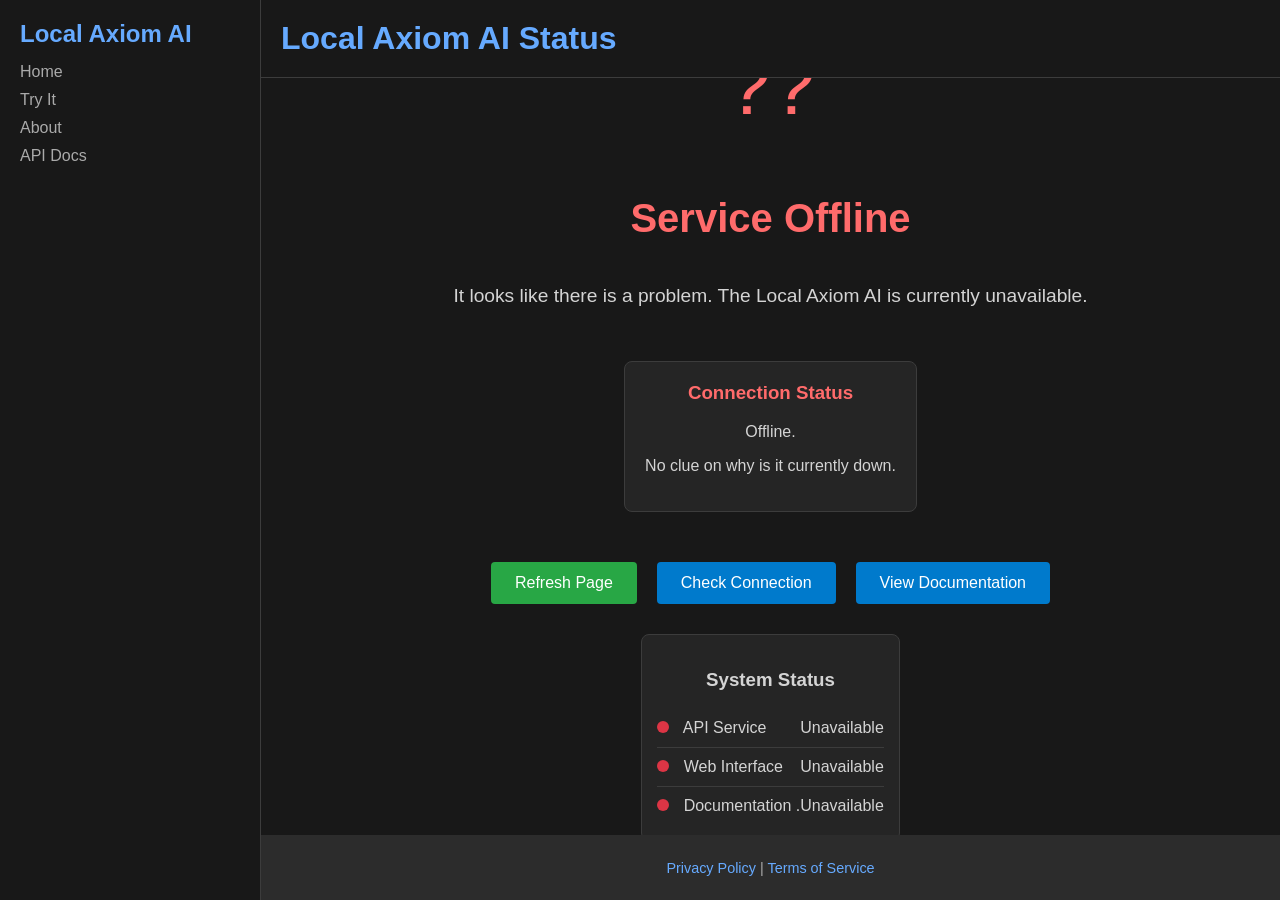
<file: public/offline.html>
<!DOCTYPE html>
<html lang="en">
<head>
<meta charset="utf-8"/>
<title>Local Axiom AI - Offline</title>
<style>
/* -------------------------------------------------- */
/* 1. Base Styles � all plain ASCII, no external fonts           */
/* -------------------------------------------------- */
body{margin:0;font-family:Arial,Helvetica,sans-serif;background:#181818;color:#d4d4d4;}
.app-container{display:flex;height:100vh;}
.sidebar{width:220px;background:#181818;padding:20px;border-right:1px solid #3c3c3c;}
.sidebar h2{margin:0 0 15px;color:#66aaff;}
.sidebar a{display:block;margin:10px 0;color:#aaa;text-decoration:none;}
.sidebar a:hover{color:#fff;}
.container{flex:1;display:flex;flex-direction:column;}
.header{padding:20px;background:#181818;border-bottom:1px solid #3c3c3c;}
.header h1{margin:0;color:#66aaff;}
.main-content{flex:1;padding:20px;overflow-y:auto;}
.section{margin-bottom:40px;}
.section h2{color:#66aaff;margin-bottom:10px;}
.section p{line-height:1.6;}
.features{display:flex;gap:20px;flex-wrap:wrap;}
.card{
  background:#252525;border-radius:8px;padding:20px;text-align:center;
  transition:transform .15s ease,box-shadow .15s ease;display:flex;
  flex-direction:column;justify-content:flex-start;align-items:center;
  color:#d4d4d4;min-height:250px; /* keeps cards the same height */
}
.card:hover{transform:translateY(-4px);box-shadow:0 4px 12px rgba(0,0,0,.4);}
.card a{color:#66aaff;text-decoration:none;font-weight:600;margin-top:12px;}
.card a:hover{color:#fff;}
.icon{font-size:48px;margin-bottom:12px;}  /* plain text icon below */
.copy-btn{
  background:#007acc;color:#fff;border:none;padding:6px 12px;margin-top:8px;
  border-radius:4px;cursor:pointer;font-size:.9em;
}
.copy-btn:focus{outline:2px solid #fff;}
.code-block{
  background:#272727;padding:12px 16px;border-radius:6px;overflow:auto;
  font-family:monospace;font-size:.92em;color:#f1f1f1;position:relative;
}
.code-block button{
  position:absolute;top:8px;left:16px;background:#007acc;color:#fff;
  border:none;padding:4px 8px;font-size:.8em;border-radius:4px;cursor:pointer;
}
.code-block button:focus{outline:2px solid #fff;}
.footer{padding:10px 15px;font-size:.9em;color:#aaa;background:#2c2c2c;
  display:flex;justify-content:center;align-items:center;}
.footer a{color:#66aaff;text-decoration:none;}
.footer a:hover{text-decoration:underline;}
@media(max-width:768px){ .features{flex-direction:column;} }

/* Offline Page Specific Styles */
.offline-container {
  display: flex;
  flex-direction: column;
  align-items: center;
  justify-content: center;
  text-align: center;
  padding: 40px 20px;
  height: 100%;
}
.offline-icon {
  font-size: 80px;
  margin-bottom: 30px;
  color: #ff6b6b;
}
.offline-title {
  font-size: 2.5rem;
  margin-bottom: 20px;
  color: #ff6b6b;
}
.offline-message {
  font-size: 1.2rem;
  max-width: 700px;
  line-height: 1.6;
  margin-bottom: 30px;
}
.offline-info {
  background: #252525;
  padding: 20px;
  border-radius: 8px;
  margin: 20px 0;
  border: 1px solid #3c3c3c;
  max-width: 700px;
}
.offline-info h3 {
  color: #ff6b6b;
  margin-top: 0;
}
.offline-actions {
  display: flex;
  gap: 20px;
  margin-top: 30px;
  flex-wrap: wrap;
  justify-content: center;
}
.action-btn {
  background: #007acc;
  color: #fff;
  border: none;
  padding: 12px 24px;
  border-radius: 4px;
  cursor: pointer;
  font-size: 1rem;
  transition: background 0.3s;
}
.action-btn:hover {
  background: #005a9e;
}
.action-btn.refresh {
  background: #28a745;
}
.action-btn.refresh:hover {
  background: #218838;
}
.offline-status {
  margin-top: 30px;
  padding: 15px;
  background: #252525;
  border-radius: 8px;
  border: 1px solid #3c3c3c;
  max-width: 700px;
}
.status-item {
  display: flex;
  justify-content: space-between;
  padding: 10px 0;
  border-bottom: 1px solid #3c3c3c;
}
.status-item:last-child {
  border-bottom: none;
}
.status-indicator {
  display: inline-block;
  width: 12px;
  height: 12px;
  border-radius: 50%;
  margin-right: 10px;
}
.status-connected {
  background: #28a745;
}
.status-disconnected {
  background: #dc3545;
}
</style>
</head>
<body>
<div class="app-container">
  <!-- Sidebar -->
  <div class="sidebar">
    <h2>Local Axiom AI</h2>
    <a href="/">Home</a>
    <a href="/try">Try It</a>
    <a href="/q_a">About</a>
    <a href="/api/docs">API Docs</a>
  </div>
  <!-- Main content -->
  <div class="container">
    <div class="header"><h1>Local Axiom AI Status</h1></div>
    <div class="main-content">
      <div class="offline-container">
        <div class="offline-icon">??</div>
        <h2 class="offline-title">Service Offline</h2>
        <p class="offline-message">
          It looks like there is a problem. The Local Axiom AI is currently unavailable.
        </p>
        
        <div class="offline-info">
          <h3>Connection Status</h3>
          <p>
            Offline.
          </p>
          <p>
            No clue on why is it currently down.
          </p>
        </div>
        
        <div class="offline-actions">
          <button class="action-btn refresh" onclick="window.location.reload()">Refresh Page</button>
          <button class="action-btn" onclick="checkConnection()">Check Connection</button>
          <button class="action-btn" onclick="window.location.href='/api/docs'">View Documentation</button>
        </div>
        
        <div class="offline-status">
          <h3>System Status</h3>
          <div class="status-item">
            <span><span class="status-indicator status-disconnected"></span> API Service</span>
            <span>Unavailable</span>
          </div>
          <div class="status-item">
            <span><span class="status-indicator status-disconnected"></span> Web Interface</span>
            <span>Unavailable</span>
          </div>
          <div class="status-item">
            <span><span class="status-indicator status-disconnected"></span> Documentation   .</span>
            <span>Unavailable</span>
          </div>
        </div>
        
        <p class="offline-message">
          If this happens for a prolonged amount of time contact, 
          please contact our support team at <a href="mailto:local.axiom.ai@protonmail.com">local.axiom.ai@protonmail.com</a>.
        </p>
      </div>
    </div>
    <!-- Footer -->
    <div class="footer">
      <p><a href="/privacy">Privacy Policy</a> | <a href="/tos">Terms of Service</a></p>
    </div>
  </div>
</div>

<script>
// Simple connection check function
function checkConnection() {
  const statusItems = document.querySelectorAll('.status-item');
  
  // Simulate checking connection
  statusItems[0].innerHTML = '<span><span class="status-indicator status-connected"></span> API Service</span> <span>Connected</span>';
  statusItems[1].innerHTML = '<span><span class="status-indicator status-connected"></span> Web Interface</span> <span>Connected</span>';
  
  // Show a temporary message
  const message = document.createElement('div');
  message.textContent = 'Connection restored! Refreshing page...';
  message.style.position = 'fixed';
  message.style.top = '20px';
  message.style.left = '50%';
  message.style.transform = 'translateX(-50%)';
  message.style.backgroundColor = '#28a745';
  message.style.color = 'white';
  message.style.padding = '10px 20px';
  message.style.borderRadius = '4px';
  message.style.zIndex = '1000';
  
  document.body.appendChild(message);
  
  // Remove after 3 seconds
  setTimeout(() => {
    document.body.removeChild(message);
    window.location.reload();
  }, 3000);
}
</script>
</body>
</html>
</file>
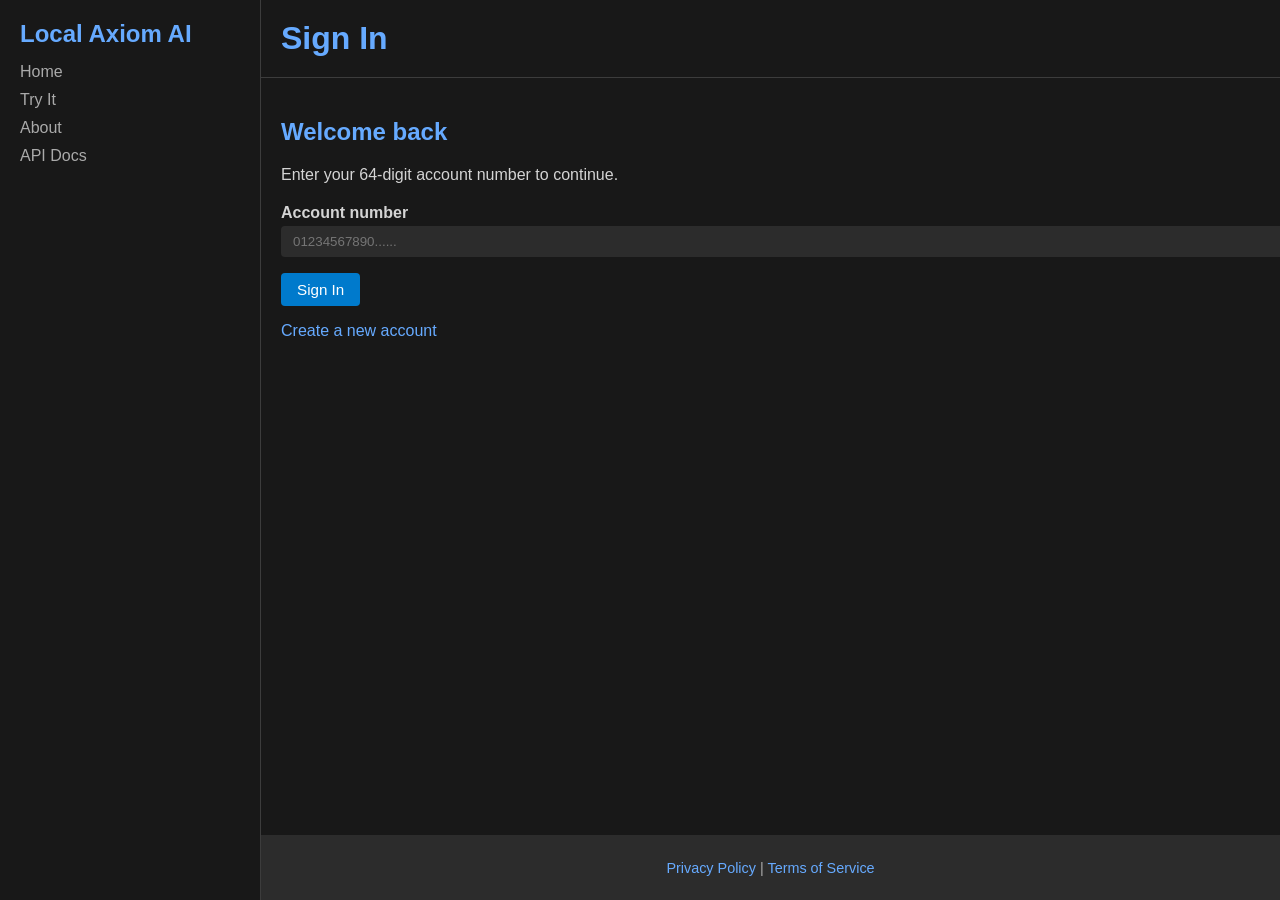
<file: public/signin.html>
<!DOCTYPE html>
<html lang="en">
<head>
<meta charset="utf-8"/>
<title>Sign In | Local Axiom AI</title>
<style>
/* ---------- same base styles as before ---------- */
body{margin:0;font-family:Arial,Helvetica,sans-serif;background:#181818;color:#d4d4d4;}
.app-container{display:flex;height:100vh;}
.sidebar{width:220px;background:#181818;padding:20px;border-right:1px solid #3c3c3c;}
.sidebar h2{margin:0 0 15px;color:#66aaff;}
.sidebar a{display:block;margin:10px 0;color:#aaa;text-decoration:none;}
.sidebar a:hover{color:#fff;}
.container{flex:1;display:flex;flex-direction:column;}
.header{padding:20px;background:#181818;border-bottom:1px solid #3c3c3c;}
.header h1{margin:0;color:#66aaff;}
.main-content{flex:1;padding:20px;overflow-y:auto;}
.section{margin-bottom:40px;}
.section h2{color:#66aaff;margin-bottom:10px;}
.section p{line-height:1.6;}
.form-group{margin-bottom:16px;}
label{display:block;margin-bottom:4px;font-weight:600;}
input[type="text"]{width:100%;padding:8px 12px;border:none;border-radius:4px;background:#2c2c2c;color:#d4d4d4;}
button{background:#007acc;color:#fff;border:none;padding:8px 16px;border-radius:4px;cursor:pointer;font-size:.95em;}
button:hover{background:#005fa3;}
button:focus{outline:2px solid #fff;}
.link{color:#66aaff;text-decoration:none;}
.link:hover{color:#fff;}
.footer{padding:10px 15px;font-size:.9em;color:#aaa;background:#2c2c2c;display:flex;justify-content:center;align-items:center;}
.footer a{color:#66aaff;text-decoration:none;}
.footer a:hover{text-decoration:underline;}
@media(max-width:768px){ .sidebar{display:none;} }
</style>
</head>
<body>
<div class="app-container">
  <!-- Sidebar -->
  <div class="sidebar">
    <h2>Local Axiom AI</h2>
    <a href="/">Home</a>
    <a href="/try">Try It</a>
    <a href="/q_a">About</a>
    <a href="/api/docs">API Docs</a>
  </div>
  <!-- Main content -->
  <div class="container">
    <div class="header"><h1>Sign In</h1></div>
    <div class="main-content">
      <div class="section">
        <h2>Welcome back</h2>
        <p>Enter your 64-digit account number to continue.</p>
        <form id="login-form">
          <div class="form-group">
            <label for="acc">Account number</label>
            <input type="text" id="acc" required autocomplete="off" placeholder="01234567890......" maxlength="64">
          </div>
          <button type="submit">Sign In</button>
          <p style="margin-top:12px;">
            <a class="link" href="/create-account">Create a new account</a>
          </p>
        </form>
        <p id="msg" style="color:#ff6666;margin-top:12px;"></p>
      </div>
    </div>
    <div class="footer"><p><a href="/privacy">Privacy Policy</a> | <a href="/tos">Terms of Service</a></p></div>
  </div>
</div>

<script>
/* ---------- Sign-in � validate 64-digit account number and look it up ---------- */
const form = document.getElementById('login-form');
const msg  = document.getElementById('msg');

form.addEventListener('submit', async e => {
  e.preventDefault();
  const accInput = document.getElementById('acc');
  const acc = accInput.value.trim();

  /* 1?? Validate format (exactly 64 decimal digits) */
  if (!/^\d{64}$/.test(acc)) {
    msg.textContent = 'Account number must be exactly 64 digits.';
    msg.style.color = '#ff6666';
    return;
  }

  /* 2?? Optional: show �checking...� */
  msg.textContent = 'Checking account...';
  msg.style.color = '#66aaff';

  try {
    /* 3?? Ask server whether the account exists */
    const response = await fetch(`/lookup/${encodeURIComponent(acc)}`, {
      method: 'GET',
      headers: { Accept: 'application/json' },
    });

    if (!response.ok) {
      // If server returns e.g., 404 or 500
      const err = await response.json().catch(() => ({}));
      throw new Error(err.error || `Server responded with ${response.status}`);
    }

    const data = await response.json();

    if (!data.exists) {
      msg.textContent = 'Account not found. Create one first.';
      msg.style.color = '#ff6666';
      return;
    }

    /* 4?? Store in sessionStorage � only after server says it exists */
    sessionStorage.setItem('User', acc);

    /* 5?? Success feedback */
    msg.style.color = '#66aaff';
    msg.textContent = 'Signed in: Redirecting...';

    // Optional redirect after a short pause
    setTimeout(() => {
      window.location.href = '/try';  // adjust as needed
    }, 1200);
  } catch (err) {
    console.error(err);
    msg.textContent = 'Error: ' + err.message;
    msg.style.color = '#ff6666';
  }
});
</script>
</body>
</html>
</file>
